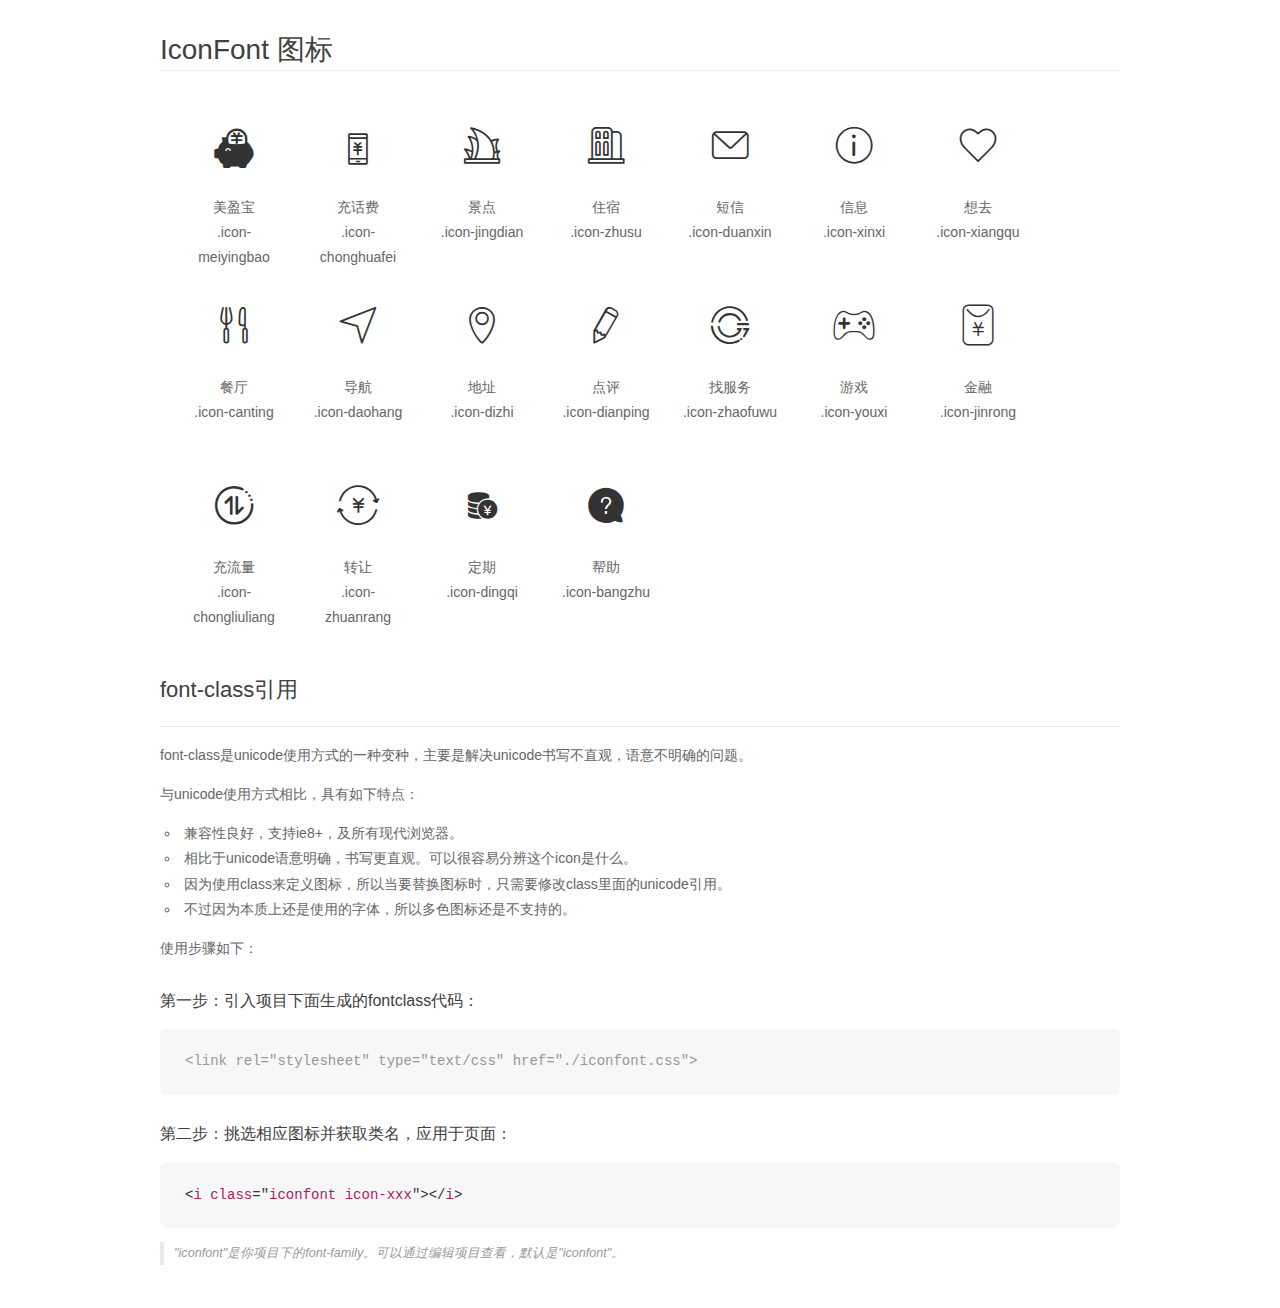
<file: font/demo_fontclass.html>
<!DOCTYPE html>
<html>
<head>
    <meta charset="utf-8"/>
    <title>IconFont</title>
    <link rel="stylesheet" href="demo.css">
    <link rel="stylesheet" href="iconfont.css">
</head>
<body>
    <div class="main markdown">
        <h1>IconFont 图标</h1>
        <ul class="icon_lists clear">
            
                <li>
                <i class="icon iconfont icon-meiyingbao"></i>
                    <div class="name">美盈宝</div>
                    <div class="fontclass">.icon-meiyingbao</div>
                </li>
            
                <li>
                <i class="icon iconfont icon-chonghuafei"></i>
                    <div class="name">充话费</div>
                    <div class="fontclass">.icon-chonghuafei</div>
                </li>
            
                <li>
                <i class="icon iconfont icon-jingdian"></i>
                    <div class="name">景点</div>
                    <div class="fontclass">.icon-jingdian</div>
                </li>
            
                <li>
                <i class="icon iconfont icon-zhusu"></i>
                    <div class="name">住宿</div>
                    <div class="fontclass">.icon-zhusu</div>
                </li>
            
                <li>
                <i class="icon iconfont icon-duanxin"></i>
                    <div class="name">短信</div>
                    <div class="fontclass">.icon-duanxin</div>
                </li>
            
                <li>
                <i class="icon iconfont icon-xinxi"></i>
                    <div class="name">信息</div>
                    <div class="fontclass">.icon-xinxi</div>
                </li>
            
                <li>
                <i class="icon iconfont icon-xiangqu"></i>
                    <div class="name">想去</div>
                    <div class="fontclass">.icon-xiangqu</div>
                </li>
            
                <li>
                <i class="icon iconfont icon-canting"></i>
                    <div class="name">餐厅</div>
                    <div class="fontclass">.icon-canting</div>
                </li>
            
                <li>
                <i class="icon iconfont icon-daohang"></i>
                    <div class="name">导航</div>
                    <div class="fontclass">.icon-daohang</div>
                </li>
            
                <li>
                <i class="icon iconfont icon-dizhi"></i>
                    <div class="name">地址</div>
                    <div class="fontclass">.icon-dizhi</div>
                </li>
            
                <li>
                <i class="icon iconfont icon-dianping"></i>
                    <div class="name">点评</div>
                    <div class="fontclass">.icon-dianping</div>
                </li>
            
                <li>
                <i class="icon iconfont icon-zhaofuwu"></i>
                    <div class="name">找服务</div>
                    <div class="fontclass">.icon-zhaofuwu</div>
                </li>
            
                <li>
                <i class="icon iconfont icon-youxi"></i>
                    <div class="name">游戏</div>
                    <div class="fontclass">.icon-youxi</div>
                </li>
            
                <li>
                <i class="icon iconfont icon-jinrong"></i>
                    <div class="name">金融</div>
                    <div class="fontclass">.icon-jinrong</div>
                </li>
            
                <li>
                <i class="icon iconfont icon-chongliuliang"></i>
                    <div class="name">充流量</div>
                    <div class="fontclass">.icon-chongliuliang</div>
                </li>
            
                <li>
                <i class="icon iconfont icon-zhuanrang"></i>
                    <div class="name">转让</div>
                    <div class="fontclass">.icon-zhuanrang</div>
                </li>
            
                <li>
                <i class="icon iconfont icon-dingqi"></i>
                    <div class="name">定期</div>
                    <div class="fontclass">.icon-dingqi</div>
                </li>
            
                <li>
                <i class="icon iconfont icon-bangzhu"></i>
                    <div class="name">帮助</div>
                    <div class="fontclass">.icon-bangzhu</div>
                </li>
            
        </ul>

        <h2 id="font-class-">font-class引用</h2>
        <hr>

        <p>font-class是unicode使用方式的一种变种，主要是解决unicode书写不直观，语意不明确的问题。</p>
        <p>与unicode使用方式相比，具有如下特点：</p>
        <ul>
        <li>兼容性良好，支持ie8+，及所有现代浏览器。</li>
        <li>相比于unicode语意明确，书写更直观。可以很容易分辨这个icon是什么。</li>
        <li>因为使用class来定义图标，所以当要替换图标时，只需要修改class里面的unicode引用。</li>
        <li>不过因为本质上还是使用的字体，所以多色图标还是不支持的。</li>
        </ul>
        <p>使用步骤如下：</p>
        <h3 id="-fontclass-">第一步：引入项目下面生成的fontclass代码：</h3>


        <pre><code class="lang-js hljs javascript"><span class="hljs-comment">&lt;link rel="stylesheet" type="text/css" href="./iconfont.css"&gt;</span></code></pre>
        <h3 id="-">第二步：挑选相应图标并获取类名，应用于页面：</h3>
        <pre><code class="lang-css hljs">&lt;<span class="hljs-selector-tag">i</span> <span class="hljs-selector-tag">class</span>="<span class="hljs-selector-tag">iconfont</span> <span class="hljs-selector-tag">icon-xxx</span>"&gt;&lt;/<span class="hljs-selector-tag">i</span>&gt;</code></pre>
        <blockquote>
        <p>"iconfont"是你项目下的font-family。可以通过编辑项目查看，默认是"iconfont"。</p>
        </blockquote>
    </div>
</body>
</html>
</file>
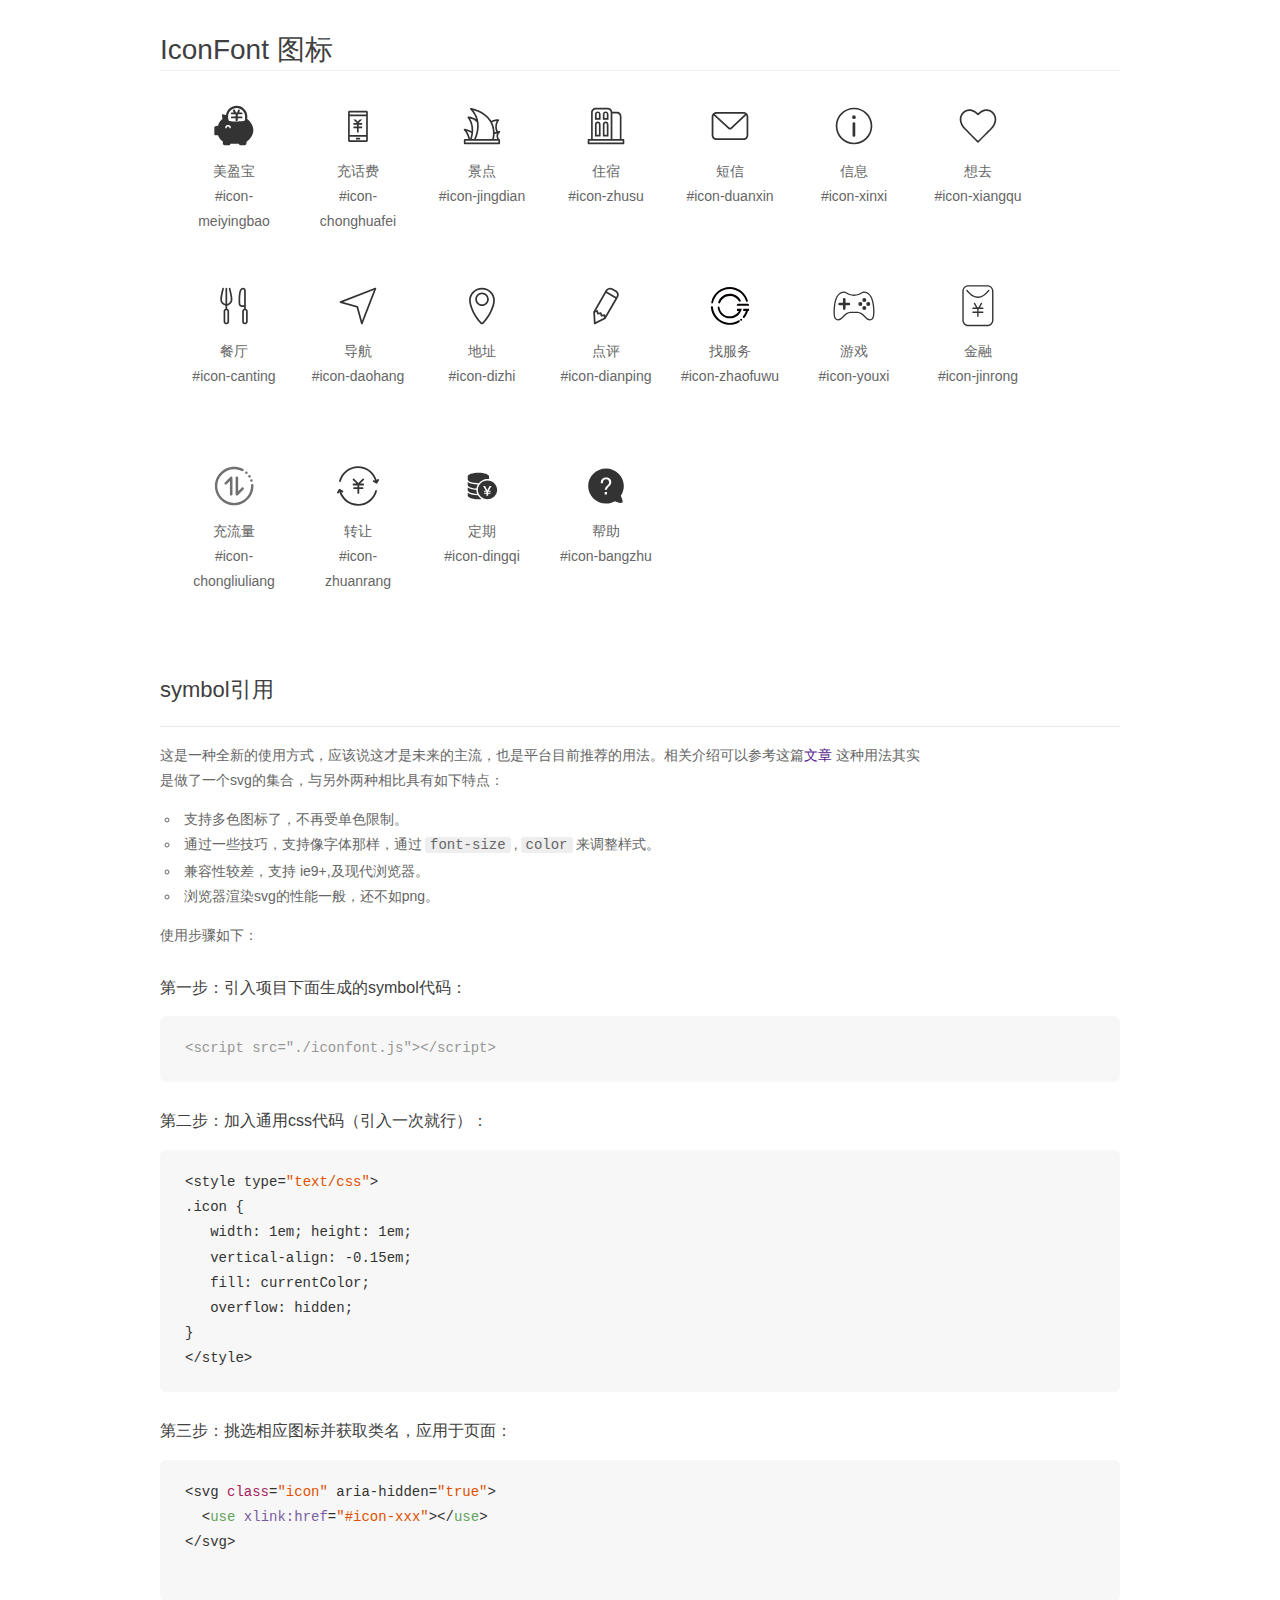
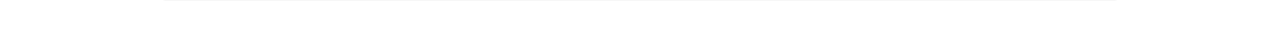
<file: font/demo_symbol.html>
<!DOCTYPE html>
<html>
<head>
    <meta charset="utf-8"/>
    <title>IconFont</title>
    <link rel="stylesheet" href="demo.css">
    <script src="iconfont.js"></script>

    <style type="text/css">
        .icon {
          /* 通过设置 font-size 来改变图标大小 */
          width: 1em; height: 1em;
          /* 图标和文字相邻时，垂直对齐 */
          vertical-align: -0.15em;
          /* 通过设置 color 来改变 SVG 的颜色/fill */
          fill: currentColor;
          /* path 和 stroke 溢出 viewBox 部分在 IE 下会显示
             normalize.css 中也包含这行 */
          overflow: hidden;
        }

    </style>
</head>
<body>
    <div class="main markdown">
        <h1>IconFont 图标</h1>
        <ul class="icon_lists clear">
            
                <li>
                    <svg class="icon" aria-hidden="true">
                        <use xlink:href="#icon-meiyingbao"></use>
                    </svg>
                    <div class="name">美盈宝</div>
                    <div class="fontclass">#icon-meiyingbao</div>
                </li>
            
                <li>
                    <svg class="icon" aria-hidden="true">
                        <use xlink:href="#icon-chonghuafei"></use>
                    </svg>
                    <div class="name">充话费</div>
                    <div class="fontclass">#icon-chonghuafei</div>
                </li>
            
                <li>
                    <svg class="icon" aria-hidden="true">
                        <use xlink:href="#icon-jingdian"></use>
                    </svg>
                    <div class="name">景点</div>
                    <div class="fontclass">#icon-jingdian</div>
                </li>
            
                <li>
                    <svg class="icon" aria-hidden="true">
                        <use xlink:href="#icon-zhusu"></use>
                    </svg>
                    <div class="name">住宿</div>
                    <div class="fontclass">#icon-zhusu</div>
                </li>
            
                <li>
                    <svg class="icon" aria-hidden="true">
                        <use xlink:href="#icon-duanxin"></use>
                    </svg>
                    <div class="name">短信</div>
                    <div class="fontclass">#icon-duanxin</div>
                </li>
            
                <li>
                    <svg class="icon" aria-hidden="true">
                        <use xlink:href="#icon-xinxi"></use>
                    </svg>
                    <div class="name">信息</div>
                    <div class="fontclass">#icon-xinxi</div>
                </li>
            
                <li>
                    <svg class="icon" aria-hidden="true">
                        <use xlink:href="#icon-xiangqu"></use>
                    </svg>
                    <div class="name">想去</div>
                    <div class="fontclass">#icon-xiangqu</div>
                </li>
            
                <li>
                    <svg class="icon" aria-hidden="true">
                        <use xlink:href="#icon-canting"></use>
                    </svg>
                    <div class="name">餐厅</div>
                    <div class="fontclass">#icon-canting</div>
                </li>
            
                <li>
                    <svg class="icon" aria-hidden="true">
                        <use xlink:href="#icon-daohang"></use>
                    </svg>
                    <div class="name">导航</div>
                    <div class="fontclass">#icon-daohang</div>
                </li>
            
                <li>
                    <svg class="icon" aria-hidden="true">
                        <use xlink:href="#icon-dizhi"></use>
                    </svg>
                    <div class="name">地址</div>
                    <div class="fontclass">#icon-dizhi</div>
                </li>
            
                <li>
                    <svg class="icon" aria-hidden="true">
                        <use xlink:href="#icon-dianping"></use>
                    </svg>
                    <div class="name">点评</div>
                    <div class="fontclass">#icon-dianping</div>
                </li>
            
                <li>
                    <svg class="icon" aria-hidden="true">
                        <use xlink:href="#icon-zhaofuwu"></use>
                    </svg>
                    <div class="name">找服务</div>
                    <div class="fontclass">#icon-zhaofuwu</div>
                </li>
            
                <li>
                    <svg class="icon" aria-hidden="true">
                        <use xlink:href="#icon-youxi"></use>
                    </svg>
                    <div class="name">游戏</div>
                    <div class="fontclass">#icon-youxi</div>
                </li>
            
                <li>
                    <svg class="icon" aria-hidden="true">
                        <use xlink:href="#icon-jinrong"></use>
                    </svg>
                    <div class="name">金融</div>
                    <div class="fontclass">#icon-jinrong</div>
                </li>
            
                <li>
                    <svg class="icon" aria-hidden="true">
                        <use xlink:href="#icon-chongliuliang"></use>
                    </svg>
                    <div class="name">充流量</div>
                    <div class="fontclass">#icon-chongliuliang</div>
                </li>
            
                <li>
                    <svg class="icon" aria-hidden="true">
                        <use xlink:href="#icon-zhuanrang"></use>
                    </svg>
                    <div class="name">转让</div>
                    <div class="fontclass">#icon-zhuanrang</div>
                </li>
            
                <li>
                    <svg class="icon" aria-hidden="true">
                        <use xlink:href="#icon-dingqi"></use>
                    </svg>
                    <div class="name">定期</div>
                    <div class="fontclass">#icon-dingqi</div>
                </li>
            
                <li>
                    <svg class="icon" aria-hidden="true">
                        <use xlink:href="#icon-bangzhu"></use>
                    </svg>
                    <div class="name">帮助</div>
                    <div class="fontclass">#icon-bangzhu</div>
                </li>
            
        </ul>


        <h2 id="symbol-">symbol引用</h2>
        <hr>

        <p>这是一种全新的使用方式，应该说这才是未来的主流，也是平台目前推荐的用法。相关介绍可以参考这篇<a href="">文章</a>
        这种用法其实是做了一个svg的集合，与另外两种相比具有如下特点：</p>
        <ul>
          <li>支持多色图标了，不再受单色限制。</li>
          <li>通过一些技巧，支持像字体那样，通过<code>font-size</code>,<code>color</code>来调整样式。</li>
          <li>兼容性较差，支持 ie9+,及现代浏览器。</li>
          <li>浏览器渲染svg的性能一般，还不如png。</li>
        </ul>
        <p>使用步骤如下：</p>
        <h3 id="-symbol-">第一步：引入项目下面生成的symbol代码：</h3>
        <pre><code class="lang-js hljs javascript"><span class="hljs-comment">&lt;script src="./iconfont.js"&gt;&lt;/script&gt;</span></code></pre>
        <h3 id="-css-">第二步：加入通用css代码（引入一次就行）：</h3>
        <pre><code class="lang-js hljs javascript">&lt;style type=<span class="hljs-string">"text/css"</span>&gt;
.icon {
   width: <span class="hljs-number">1</span>em; height: <span class="hljs-number">1</span>em;
   vertical-align: <span class="hljs-number">-0.15</span>em;
   fill: currentColor;
   overflow: hidden;
}
&lt;<span class="hljs-regexp">/style&gt;</span></code></pre>
        <h3 id="-">第三步：挑选相应图标并获取类名，应用于页面：</h3>
        <pre><code class="lang-js hljs javascript">&lt;svg <span class="hljs-class"><span class="hljs-keyword">class</span></span>=<span class="hljs-string">"icon"</span> aria-hidden=<span class="hljs-string">"true"</span>&gt;<span class="xml"><span class="hljs-tag">
  &lt;<span class="hljs-name">use</span> <span class="hljs-attr">xlink:href</span>=<span class="hljs-string">"#icon-xxx"</span>&gt;</span><span class="hljs-tag">&lt;/<span class="hljs-name">use</span>&gt;</span>
</span>&lt;<span class="hljs-regexp">/svg&gt;
        </span></code></pre>
    </div>
</body>
</html>
</file>
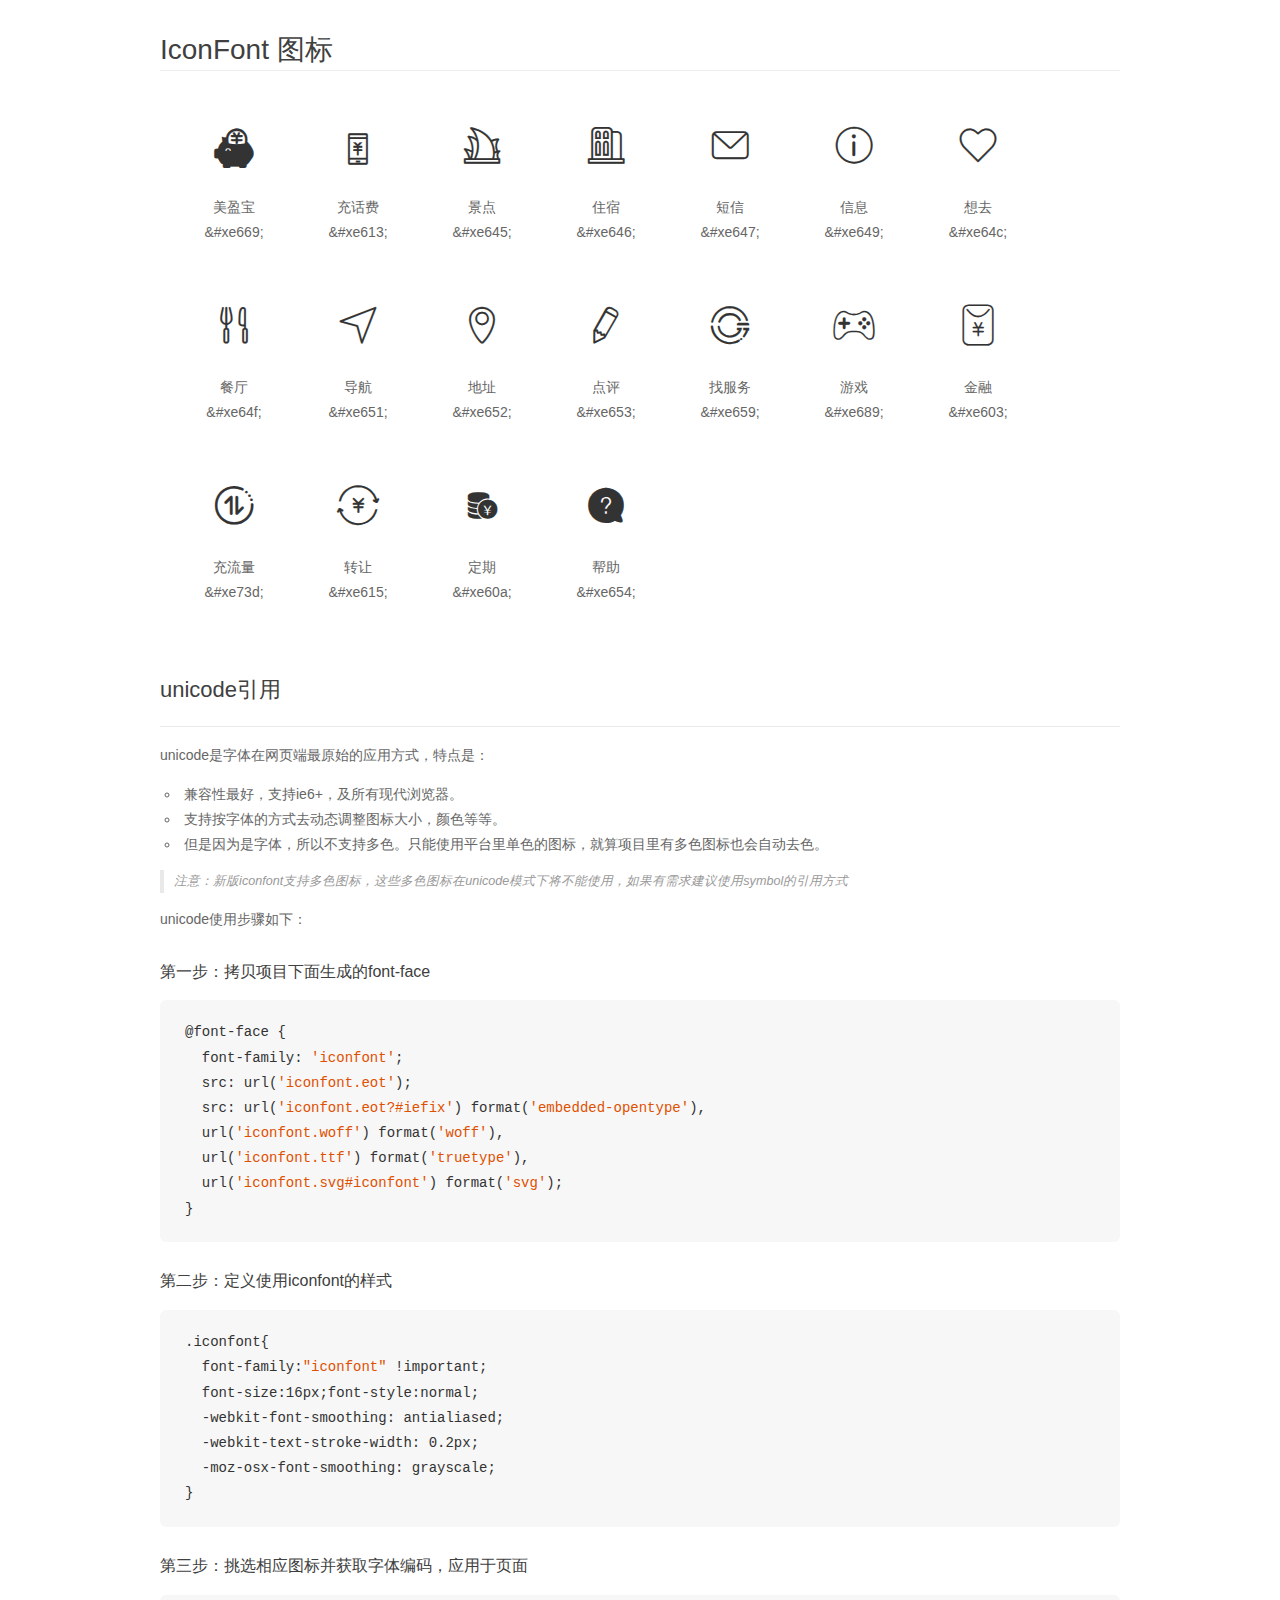
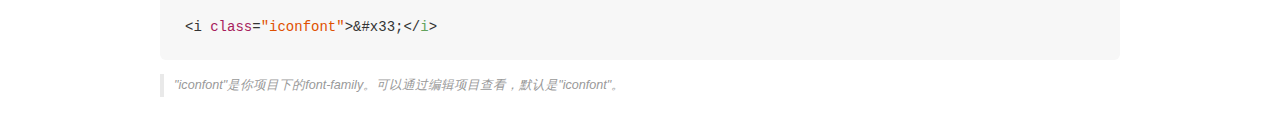
<file: font/demo_unicode.html>
<!DOCTYPE html>
<html>
<head>
    <meta charset="utf-8"/>
    <title>IconFont</title>
    <link rel="stylesheet" href="demo.css">

    <style type="text/css">

        @font-face {font-family: "iconfont";
          src: url('iconfont.eot'); /* IE9*/
          src: url('iconfont.eot#iefix') format('embedded-opentype'), /* IE6-IE8 */
          url('iconfont.woff') format('woff'), /* chrome, firefox */
          url('iconfont.ttf') format('truetype'), /* chrome, firefox, opera, Safari, Android, iOS 4.2+*/
          url('iconfont.svg#iconfont') format('svg'); /* iOS 4.1- */
        }

        .iconfont {
          font-family:"iconfont" !important;
          font-size:16px;
          font-style:normal;
          -webkit-font-smoothing: antialiased;
          -webkit-text-stroke-width: 0.2px;
          -moz-osx-font-smoothing: grayscale;
        }

    </style>
</head>
<body>
    <div class="main markdown">
        <h1>IconFont 图标</h1>
        <ul class="icon_lists clear">
            
                <li>
                <i class="icon iconfont">&#xe669;</i>
                    <div class="name">美盈宝</div>
                    <div class="code">&amp;#xe669;</div>
                </li>
            
                <li>
                <i class="icon iconfont">&#xe613;</i>
                    <div class="name">充话费</div>
                    <div class="code">&amp;#xe613;</div>
                </li>
            
                <li>
                <i class="icon iconfont">&#xe645;</i>
                    <div class="name">景点</div>
                    <div class="code">&amp;#xe645;</div>
                </li>
            
                <li>
                <i class="icon iconfont">&#xe646;</i>
                    <div class="name">住宿</div>
                    <div class="code">&amp;#xe646;</div>
                </li>
            
                <li>
                <i class="icon iconfont">&#xe647;</i>
                    <div class="name">短信</div>
                    <div class="code">&amp;#xe647;</div>
                </li>
            
                <li>
                <i class="icon iconfont">&#xe649;</i>
                    <div class="name">信息</div>
                    <div class="code">&amp;#xe649;</div>
                </li>
            
                <li>
                <i class="icon iconfont">&#xe64c;</i>
                    <div class="name">想去</div>
                    <div class="code">&amp;#xe64c;</div>
                </li>
            
                <li>
                <i class="icon iconfont">&#xe64f;</i>
                    <div class="name">餐厅</div>
                    <div class="code">&amp;#xe64f;</div>
                </li>
            
                <li>
                <i class="icon iconfont">&#xe651;</i>
                    <div class="name">导航</div>
                    <div class="code">&amp;#xe651;</div>
                </li>
            
                <li>
                <i class="icon iconfont">&#xe652;</i>
                    <div class="name">地址</div>
                    <div class="code">&amp;#xe652;</div>
                </li>
            
                <li>
                <i class="icon iconfont">&#xe653;</i>
                    <div class="name">点评</div>
                    <div class="code">&amp;#xe653;</div>
                </li>
            
                <li>
                <i class="icon iconfont">&#xe659;</i>
                    <div class="name">找服务</div>
                    <div class="code">&amp;#xe659;</div>
                </li>
            
                <li>
                <i class="icon iconfont">&#xe689;</i>
                    <div class="name">游戏</div>
                    <div class="code">&amp;#xe689;</div>
                </li>
            
                <li>
                <i class="icon iconfont">&#xe603;</i>
                    <div class="name">金融</div>
                    <div class="code">&amp;#xe603;</div>
                </li>
            
                <li>
                <i class="icon iconfont">&#xe73d;</i>
                    <div class="name">充流量</div>
                    <div class="code">&amp;#xe73d;</div>
                </li>
            
                <li>
                <i class="icon iconfont">&#xe615;</i>
                    <div class="name">转让</div>
                    <div class="code">&amp;#xe615;</div>
                </li>
            
                <li>
                <i class="icon iconfont">&#xe60a;</i>
                    <div class="name">定期</div>
                    <div class="code">&amp;#xe60a;</div>
                </li>
            
                <li>
                <i class="icon iconfont">&#xe654;</i>
                    <div class="name">帮助</div>
                    <div class="code">&amp;#xe654;</div>
                </li>
            
        </ul>
        <h2 id="unicode-">unicode引用</h2>
        <hr>

        <p>unicode是字体在网页端最原始的应用方式，特点是：</p>
        <ul>
        <li>兼容性最好，支持ie6+，及所有现代浏览器。</li>
        <li>支持按字体的方式去动态调整图标大小，颜色等等。</li>
        <li>但是因为是字体，所以不支持多色。只能使用平台里单色的图标，就算项目里有多色图标也会自动去色。</li>
        </ul>
        <blockquote>
        <p>注意：新版iconfont支持多色图标，这些多色图标在unicode模式下将不能使用，如果有需求建议使用symbol的引用方式</p>
        </blockquote>
        <p>unicode使用步骤如下：</p>
        <h3 id="-font-face">第一步：拷贝项目下面生成的font-face</h3>
        <pre><code class="lang-js hljs javascript">@font-face {
  font-family: <span class="hljs-string">'iconfont'</span>;
  src: url(<span class="hljs-string">'iconfont.eot'</span>);
  src: url(<span class="hljs-string">'iconfont.eot?#iefix'</span>) format(<span class="hljs-string">'embedded-opentype'</span>),
  url(<span class="hljs-string">'iconfont.woff'</span>) format(<span class="hljs-string">'woff'</span>),
  url(<span class="hljs-string">'iconfont.ttf'</span>) format(<span class="hljs-string">'truetype'</span>),
  url(<span class="hljs-string">'iconfont.svg#iconfont'</span>) format(<span class="hljs-string">'svg'</span>);
}
</code></pre>
        <h3 id="-iconfont-">第二步：定义使用iconfont的样式</h3>
        <pre><code class="lang-js hljs javascript">.iconfont{
  font-family:<span class="hljs-string">"iconfont"</span> !important;
  font-size:<span class="hljs-number">16</span>px;font-style:normal;
  -webkit-font-smoothing: antialiased;
  -webkit-text-stroke-width: <span class="hljs-number">0.2</span>px;
  -moz-osx-font-smoothing: grayscale;
}
</code></pre>
        <h3 id="-">第三步：挑选相应图标并获取字体编码，应用于页面</h3>
        <pre><code class="lang-js hljs javascript">&lt;i <span class="hljs-class"><span class="hljs-keyword">class</span></span>=<span class="hljs-string">"iconfont"</span>&gt;&amp;#x33;<span class="xml"><span class="hljs-tag">&lt;/<span class="hljs-name">i</span>&gt;</span></span></code></pre>

        <blockquote>
        <p>"iconfont"是你项目下的font-family。可以通过编辑项目查看，默认是"iconfont"。</p>
        </blockquote>
    </div>


</body>
</html>
</file>
<file: font/iconfont.css>
@font-face {font-family: "iconfont";
  src: url('iconfont.eot?t=1535287877972'); /* IE9*/
  src: url('iconfont.eot?t=1535287877972#iefix') format('embedded-opentype'), /* IE6-IE8 */
  url('[data-uri]') format('woff'),
  url('iconfont.ttf?t=1535287877972') format('truetype'), /* chrome, firefox, opera, Safari, Android, iOS 4.2+*/
  url('iconfont.svg?t=1535287877972#iconfont') format('svg'); /* iOS 4.1- */
}

.iconfont {
  font-family:"iconfont" !important;
  font-size:16px;
  font-style:normal;
  -webkit-font-smoothing: antialiased;
  -moz-osx-font-smoothing: grayscale;
}

.icon-meiyingbao:before { content: "\e669"; }

.icon-chonghuafei:before { content: "\e613"; }

.icon-jingdian:before { content: "\e645"; }

.icon-zhusu:before { content: "\e646"; }

.icon-duanxin:before { content: "\e647"; }

.icon-xinxi:before { content: "\e649"; }

.icon-xiangqu:before { content: "\e64c"; }

.icon-canting:before { content: "\e64f"; }

.icon-daohang:before { content: "\e651"; }

.icon-dizhi:before { content: "\e652"; }

.icon-dianping:before { content: "\e653"; }

.icon-zhaofuwu:before { content: "\e659"; }

.icon-youxi:before { content: "\e689"; }

.icon-jinrong:before { content: "\e603"; }

.icon-chongliuliang:before { content: "\e73d"; }

.icon-zhuanrang:before { content: "\e615"; }

.icon-dingqi:before { content: "\e60a"; }

.icon-bangzhu:before { content: "\e654"; }
</file>
<file: font/demo.css>
*{margin: 0;padding: 0;list-style: none;}
/*
KISSY CSS Reset
理念：1. reset 的目的不是清除浏览器的默认样式，这仅是部分工作。清除和重置是紧密不可分的。
2. reset 的目的不是让默认样式在所有浏览器下一致，而是减少默认样式有可能带来的问题。
3. reset 期望提供一套普适通用的基础样式。但没有银弹，推荐根据具体需求，裁剪和修改后再使用。
特色：1. 适应中文；2. 基于最新主流浏览器。
维护：玉伯<lifesinger@gmail.com>, 正淳<ragecarrier@gmail.com>
 */

/** 清除内外边距 **/
body, h1, h2, h3, h4, h5, h6, hr, p, blockquote, /* structural elements 结构元素 */
dl, dt, dd, ul, ol, li, /* list elements 列表元素 */
pre, /* text formatting elements 文本格式元素 */
form, fieldset, legend, button, input, textarea, /* form elements 表单元素 */
th, td /* table elements 表格元素 */ {
  margin: 0;
  padding: 0;
}

/** 设置默认字体 **/
body,
button, input, select, textarea /* for ie */ {
  font: 12px/1.5 tahoma, arial, \5b8b\4f53, sans-serif;
}
h1, h2, h3, h4, h5, h6 { font-size: 100%; }
address, cite, dfn, em, var { font-style: normal; } /* 将斜体扶正 */
code, kbd, pre, samp { font-family: courier new, courier, monospace; } /* 统一等宽字体 */
small { font-size: 12px; } /* 小于 12px 的中文很难阅读，让 small 正常化 */

/** 重置列表元素 **/
ul, ol { list-style: none; }

/** 重置文本格式元素 **/
a { text-decoration: none; }
a:hover { text-decoration: underline; }


/** 重置表单元素 **/
legend { color: #000; } /* for ie6 */
fieldset, img { border: 0; } /* img 搭车：让链接里的 img 无边框 */
button, input, select, textarea { font-size: 100%; } /* 使得表单元素在 ie 下能继承字体大小 */
/* 注：optgroup 无法扶正 */

/** 重置表格元素 **/
table { border-collapse: collapse; border-spacing: 0; }

/* 清除浮动 */
.ks-clear:after, .clear:after {
  content: '\20';
  display: block;
  height: 0;
  clear: both;
}
.ks-clear, .clear {
  *zoom: 1;
}

.main {
  padding: 30px 100px;
width: 960px;
margin: 0 auto;
}
.main h1{font-size:36px; color:#333; text-align:left;margin-bottom:30px; border-bottom: 1px solid #eee;}

.helps{margin-top:40px;}
.helps pre{
  padding:20px;
  margin:10px 0;
  border:solid 1px #e7e1cd;
  background-color: #fffdef;
  overflow: auto;
}

.icon_lists{
  width: 100% !important;

}

.icon_lists li{
  float:left;
  width: 100px;
  height:180px;
  text-align: center;
  list-style: none !important;
}
.icon_lists .icon{
  font-size: 42px;
  line-height: 100px;
  margin: 10px 0;
  color:#333;
  -webkit-transition: font-size 0.25s ease-out 0s;
  -moz-transition: font-size 0.25s ease-out 0s;
  transition: font-size 0.25s ease-out 0s;

}
.icon_lists .icon:hover{
  font-size: 100px;
}



.markdown {
  color: #666;
  font-size: 14px;
  line-height: 1.8;
}

.highlight {
  line-height: 1.5;
}

.markdown img {
  vertical-align: middle;
  max-width: 100%;
}

.markdown h1 {
  color: #404040;
  font-weight: 500;
  line-height: 40px;
  margin-bottom: 24px;
}

.markdown h2,
.markdown h3,
.markdown h4,
.markdown h5,
.markdown h6 {
  color: #404040;
  margin: 1.6em 0 0.6em 0;
  font-weight: 500;
  clear: both;
}

.markdown h1 {
  font-size: 28px;
}

.markdown h2 {
  font-size: 22px;
}

.markdown h3 {
  font-size: 16px;
}

.markdown h4 {
  font-size: 14px;
}

.markdown h5 {
  font-size: 12px;
}

.markdown h6 {
  font-size: 12px;
}

.markdown hr {
  height: 1px;
  border: 0;
  background: #e9e9e9;
  margin: 16px 0;
  clear: both;
}

.markdown p,
.markdown pre {
  margin: 1em 0;
}

.markdown > p,
.markdown > blockquote,
.markdown > .highlight,
.markdown > ol,
.markdown > ul {
  width: 80%;
}

.markdown ul > li {
  list-style: circle;
}

.markdown > ul li,
.markdown blockquote ul > li {
  margin-left: 20px;
  padding-left: 4px;
}

.markdown > ul li p,
.markdown > ol li p {
  margin: 0.6em 0;
}

.markdown ol > li {
  list-style: decimal;
}

.markdown > ol li,
.markdown blockquote ol > li {
  margin-left: 20px;
  padding-left: 4px;
}

.markdown code {
  margin: 0 3px;
  padding: 0 5px;
  background: #eee;
  border-radius: 3px;
}

.markdown pre {
  border-radius: 6px;
  background: #f7f7f7;
  padding: 20px;
}

.markdown pre code {
  border: none;
  background: #f7f7f7;
  margin: 0;
}

.markdown strong,
.markdown b {
  font-weight: 600;
}

.markdown > table {
  border-collapse: collapse;
  border-spacing: 0px;
  empty-cells: show;
  border: 1px solid #e9e9e9;
  width: 95%;
  margin-bottom: 24px;
}

.markdown > table th {
  white-space: nowrap;
  color: #333;
  font-weight: 600;

}

.markdown > table th,
.markdown > table td {
  border: 1px solid #e9e9e9;
  padding: 8px 16px;
  text-align: left;
}

.markdown > table th {
  background: #F7F7F7;
}

.markdown blockquote {
  font-size: 90%;
  color: #999;
  border-left: 4px solid #e9e9e9;
  padding-left: 0.8em;
  margin: 1em 0;
  font-style: italic;
}

.markdown blockquote p {
  margin: 0;
}

.markdown .anchor {
  opacity: 0;
  transition: opacity 0.3s ease;
  margin-left: 8px;
}

.markdown .waiting {
  color: #ccc;
}

.markdown h1:hover .anchor,
.markdown h2:hover .anchor,
.markdown h3:hover .anchor,
.markdown h4:hover .anchor,
.markdown h5:hover .anchor,
.markdown h6:hover .anchor {
  opacity: 1;
  display: inline-block;
}

.markdown > br,
.markdown > p > br {
  clear: both;
}


.hljs {
  display: block;
  background: white;
  padding: 0.5em;
  color: #333333;
  overflow-x: auto;
}

.hljs-comment,
.hljs-meta {
  color: #969896;
}

.hljs-string,
.hljs-variable,
.hljs-template-variable,
.hljs-strong,
.hljs-emphasis,
.hljs-quote {
  color: #df5000;
}

.hljs-keyword,
.hljs-selector-tag,
.hljs-type {
  color: #a71d5d;
}

.hljs-literal,
.hljs-symbol,
.hljs-bullet,
.hljs-attribute {
  color: #0086b3;
}

.hljs-section,
.hljs-name {
  color: #63a35c;
}

.hljs-tag {
  color: #333333;
}

.hljs-title,
.hljs-attr,
.hljs-selector-id,
.hljs-selector-class,
.hljs-selector-attr,
.hljs-selector-pseudo {
  color: #795da3;
}

.hljs-addition {
  color: #55a532;
  background-color: #eaffea;
}

.hljs-deletion {
  color: #bd2c00;
  background-color: #ffecec;
}

.hljs-link {
  text-decoration: underline;
}

pre{
  background: #fff;
}
</file>
